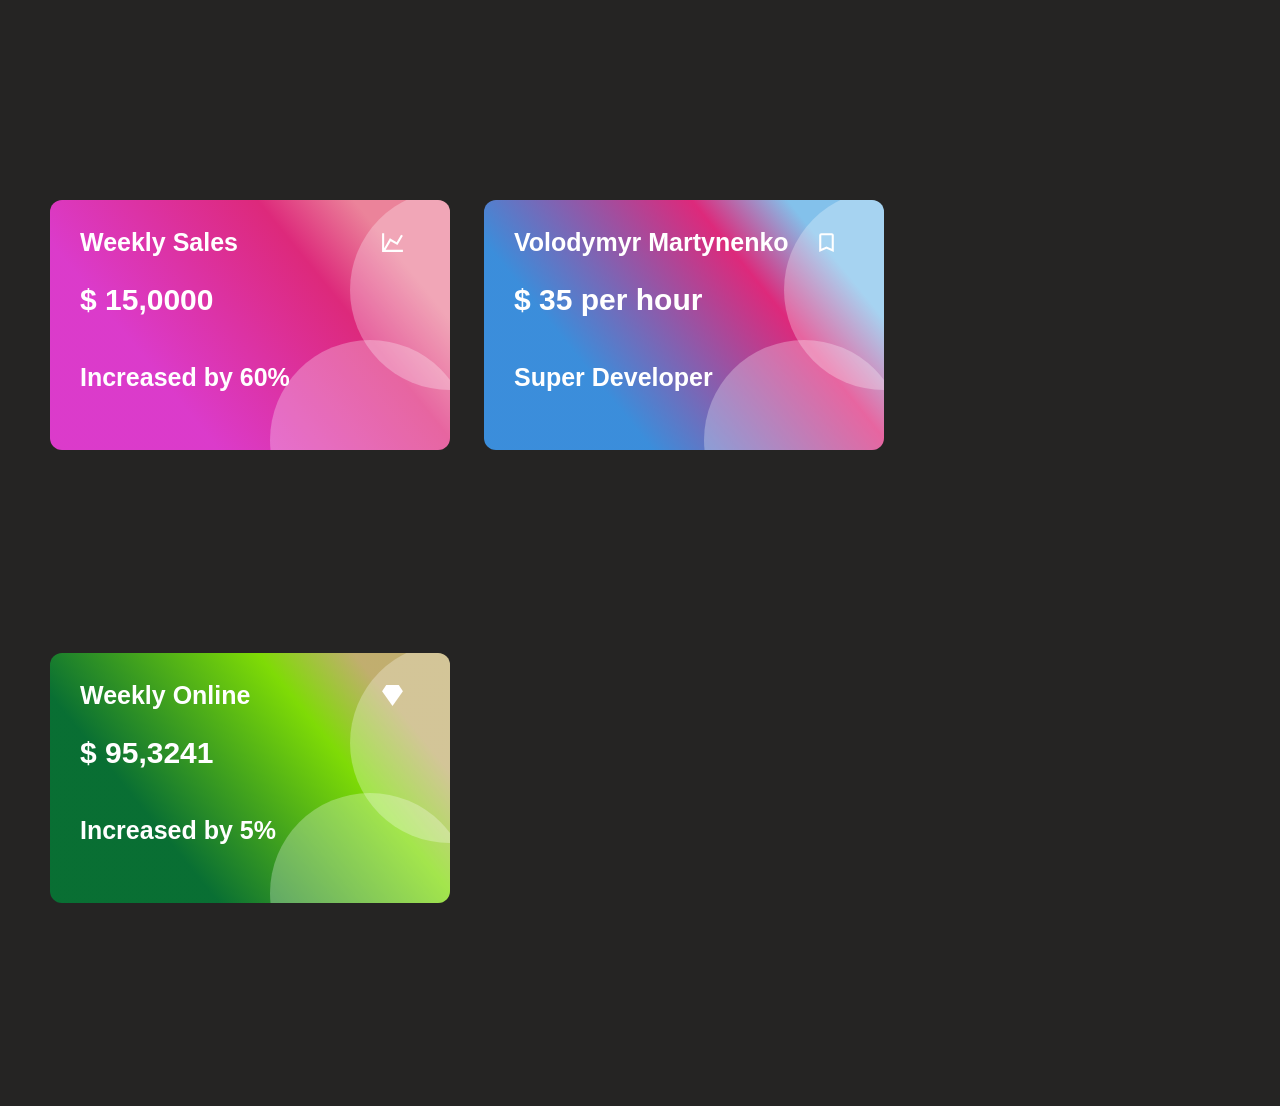
<file: pseudorelements/index.html>
<!doctype html>
<html lang="en">
  <head>
    <meta charset="UTF-8" />
    <meta name="viewport" content="width=device-width, initial-scale=1.0" />
    <link rel="stylesheet" href="./assets/reset.css" />
    <link rel="stylesheet" href="./assets/style.css" />
    <title>Document</title>
  </head>
  <body>
    <div class="wrapper">
      <div class="card1">
        <svg
          class="symbol"
          xmlns="http://www.w3.org/2000/svg"
          fill="white"
          width="25"
          height="25"
          viewBox="0 0 24 24"
        >
          <path
            d="M16,11.78L20.24,4.45L21.97,5.45L16.74,14.5L10.23,10.75L5.46,19H22V21H2V3H4V17.54L9.5,8L16,11.78Z"
          />
        </svg>
        <p>Weekly Sales</p>
        <p>$ 15,0000</p>
        <p>Increased by 60%</p>
      </div>
      <div class="card2">
        <svg
          class="symbol"
          xmlns="http://www.w3.org/2000/svg"
          fill="white"
          width="25"
          height="25"
          viewBox="0 0 24 24"
        >
          <title>bookmark-outline</title>
          <path
            d="M17,18L12,15.82L7,18V5H17M17,3H7A2,2 0 0,0 5,5V21L12,18L19,21V5C19,3.89 18.1,3 17,3Z"
          />
        </svg>
        <p>Volodymyr Martynenko</p>
        <p>$ 35 per hour</p>
        <p>Super Developer</p>
      </div>
      <div class="card3">
        <svg class="symbol" xmlns="http://www.w3.org/2000/svg" fill="white"
          width="25"
          height="25" viewBox="0 0 24 24">
          <title>diamond</title>
          <path d="M6,2L2,8L12,22L22,8L18,2H6Z" />
        </svg>
        <p>Weekly Online</p>
        <p>$ 95,3241</p>
        <p>Increased by 5%</p>
      </div>
    </div>
  </body>
</html>
</file>
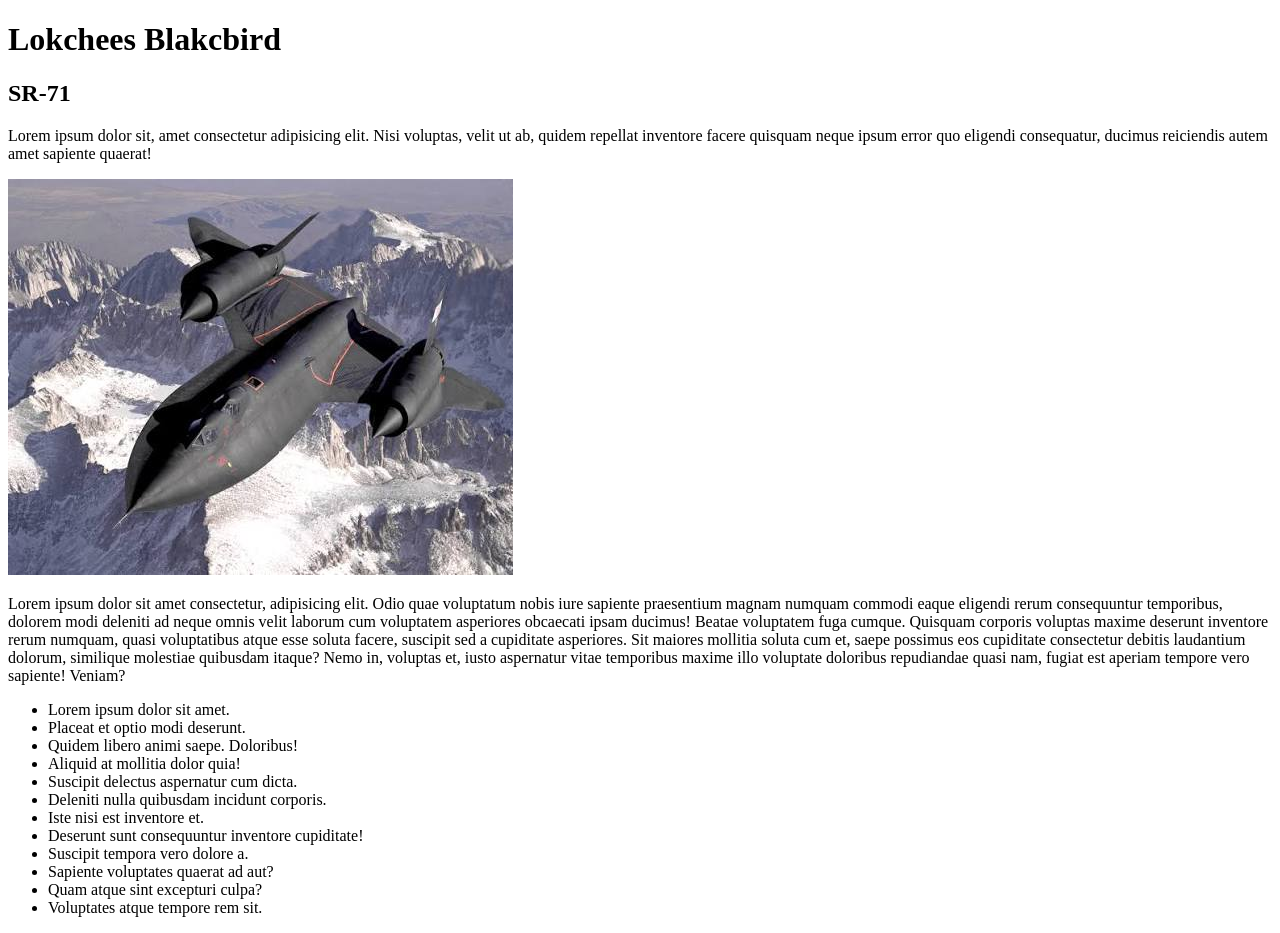
<file: html/Home-work_site.html>
<!doctype html>
<html lang="en">
  <head>
    <meta charset="UTF-8" />
    <meta name="viewport" content="width=device-width, initial-scale=1.0" />
    <title>Home work site</title>
  </head>
  <body>
    <div><h1>Lokchees Blakcbird</h1></div>
    <div><h2>SR-71</h2></div>
    <div>
      <p>
        Lorem ipsum dolor sit, amet consectetur adipisicing elit. Nisi voluptas,
        velit ut ab, quidem repellat inventore facere quisquam neque ipsum error
        quo eligendi consequatur, ducimus reiciendis autem amet sapiente
        quaerat!
      </p>
      <div><img src="./LB.jpg" alt="Lokchees Blakcbird" /></div>
    </div>
    <p>
      Lorem ipsum dolor sit amet consectetur, adipisicing elit. Odio quae
      voluptatum nobis iure sapiente praesentium magnam numquam commodi eaque
      eligendi rerum consequuntur temporibus, dolorem modi deleniti ad neque
      omnis velit laborum cum voluptatem asperiores obcaecati ipsam ducimus!
      Beatae voluptatem fuga cumque. Quisquam corporis voluptas maxime deserunt
      inventore rerum numquam, quasi voluptatibus atque esse soluta facere,
      suscipit sed a cupiditate asperiores. Sit maiores mollitia soluta cum et,
      saepe possimus eos cupiditate consectetur debitis laudantium dolorum,
      similique molestiae quibusdam itaque? Nemo in, voluptas et, iusto
      aspernatur vitae temporibus maxime illo voluptate doloribus repudiandae
      quasi nam, fugiat est aperiam tempore vero sapiente! Veniam?
    </p>
    <div>
      <ul>
        <li>Lorem ipsum dolor sit amet.</li>
        <li>Placeat et optio modi deserunt.</li>
        <li>Quidem libero animi saepe. Doloribus!</li>
        <li>Aliquid at mollitia dolor quia!</li>
        <li>Suscipit delectus aspernatur cum dicta.</li>
        <li>Deleniti nulla quibusdam incidunt corporis.</li>
        <li>Iste nisi est inventore et.</li>
        <li>Deserunt sunt consequuntur inventore cupiditate!</li>
        <li>Suscipit tempora vero dolore a.</li>
        <li>Sapiente voluptates quaerat ad aut?</li>
        <li>Quam atque sint excepturi culpa?</li>
        <li>Voluptates atque tempore rem sit.</li>
      </ul>
    </div>
  </body>
</html>
</file>
<file: pseudorelements/assets/style.css>
* {
  box-sizing: border-box;
  margin: 0;
  padding: 0;
}

body {
  background-color: rgb(37, 36, 35);
}

div {
  display: inline-block;
  width: 100%;
  margin: 100px auto;
  padding-left: 20px;
}
p {
  color: white;
  font-size: 25px;
  font-weight: 600;
  font-family: Arial, Helvetica, sans-serif;
}

p:nth-child(3) {
  font-size: 30px;
  padding-top: 30px;
  padding-bottom: 50px;
}
.card1 {
  position: relative;
  width: 400px;
  height: 250px;
  padding: 30px;
  margin-left: 30px;
  background: linear-gradient(
    51deg,
    rgba(251, 63, 232, 0.85) 28%,
    rgba(221, 41, 123, 1) 68%,
    rgba(235, 131, 154, 1) 84%
  );
  border-radius: 12px;
  overflow: hidden;
}

.card2 {
  position: relative;
  width: 400px;
  height: 250px;
  padding: 30px;
  margin-left: 30px;
  background: linear-gradient(
    51deg,
    rgba(63, 160, 251, 0.85) 28%,
    rgba(221, 41, 123, 1) 68%,
    rgb(131, 193, 235) 84%
  );
  border-radius: 12px;
  overflow: hidden;
}

.card3 {
  position: relative;
  width: 400px;
  height: 250px;
  padding: 30px;
  margin-left: 30px;
  background: linear-gradient(
    51deg,
    rgba(4, 124, 54, 0.85) 28%,
    rgb(127, 219, 6) 68%,
    rgba(235, 211, 131, 0.788) 84%
  );
  border-radius: 12px;
  overflow: hidden;}

.card1::before,
.card1::after,
.card2::before,
.card2::after,
.card3::before,
.card3::after {
  content: "";
  position: absolute;
  width: 200px;
  height: 200px;
  border-radius: 50%;
  background-color: rgba(255, 255, 255, 0.281);
}

.card1::before,
.card2::before,
.card3::before {
  top: -10px;
  left: 300px;
  overflow: hidden;
}

.card1::after,
.card2::after,
.card3::after {
  top: 140px;
  left: 220px;
}
.symbol {
  position: absolute;
  left: 330px;
  z-index: 2;
}
</file>
